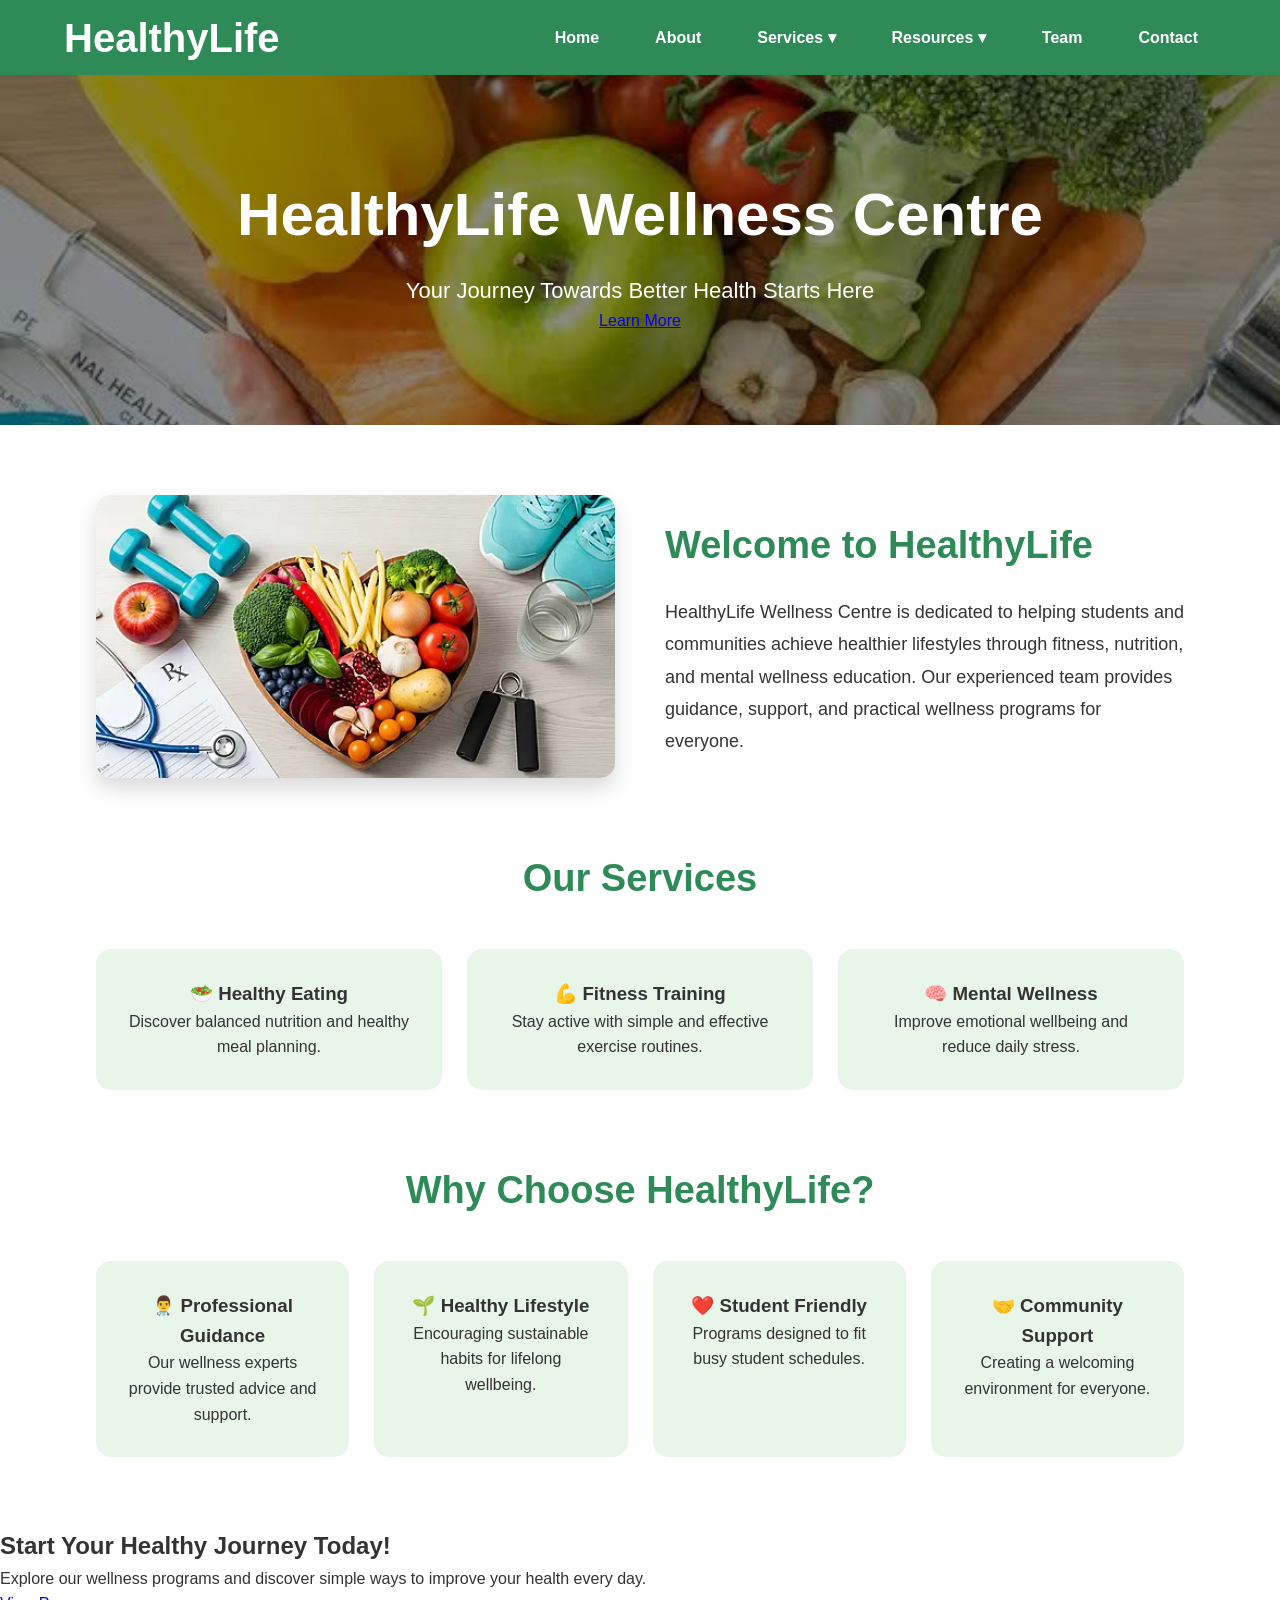
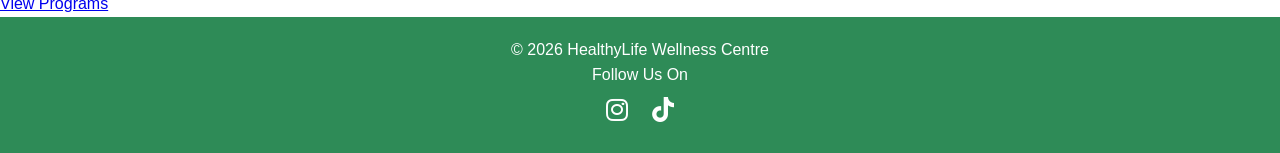
<file: index.html>
<html>
<head>
    <meta charset="UTF-8">
    <meta name="viewport" content="width=device-width, initial-scale=1.0">
<title>HealthyLife Wellness Centre</title>
<link rel="stylesheet" href="style.css">
<link rel="stylesheet" href="https://cdnjs.cloudflare.com/ajax/libs/font-awesome/6.5.1/css/all.min.css">
</head>
<body>

<header>
   <nav class="navbar">

    <div class="logo">
        <a href="index.html">HealthyLife</a>
    </div>

    <div class="menu-toggle" id="mobile-menu">
        &#9776;
    </div>

    <ul class="nav-links">

        <li><a href="index.html">Home</a></li>

        <li><a href="about.html">About</a></li>

        <li class="dropdown">

            <a href="#" class="dropdown-toggle">
                Services ▾
            </a>

            <ul class="dropdown-menu">

                <li><a href="eating.html">Healthy Eating</a></li>

                <li><a href="fitness.html">Fitness</a></li>

                <li><a href="mental.html">Mental Wellness</a></li>

                <li><a href="programs.html">Wellness Programs</a></li>

            </ul>

        </li>

        <li class="dropdown">

            <a href="#" class="dropdown-toggle">
                Resources ▾
            </a>

            <ul class="dropdown-menu">

                <li><a href="articles.html">Articles</a></li>

                <li><a href="gallery.html">Gallery</a></li>

            </ul>

        </li>

        <li><a href="team.html">Team</a></li>

        <li><a href="contact.html">Contact</a></li>

    </ul>

</nav>
</header>

<main>

<section class="hero-banner"
style="background-image:url('home-image.jpg');">

    <div class="hero-overlay">

        <h1>HealthyLife Wellness Centre</h1>

        <p>Your Journey Towards Better Health Starts Here</p>

        <a href="about.html" class="hero-btn">Learn More</a>

    </div>

</section>

<section class="content-section">

    <div class="content-image">

        <img src="home.jpg" alt="HealthyLife">

    </div>

    <div class="content-text">

        <h2>Welcome to HealthyLife</h2>

        <p>
            HealthyLife Wellness Centre is dedicated to helping students
            and communities achieve healthier lifestyles through
            fitness, nutrition, and mental wellness education.
            Our experienced team provides guidance, support, and
            practical wellness programs for everyone.
        </p>

    </div>

</section>

<section class="card-section">

    <h2 class="section-title">Our Services</h2>

    <div class="card-grid">

        <a href="eating.html" class="card-link">

            <div class="card">

                <h3>🥗 Healthy Eating</h3>

                <p>Discover balanced nutrition and healthy meal planning.</p>

            </div>

        </a>

        <a href="fitness.html" class="card-link">

            <div class="card">

                <h3>💪 Fitness Training</h3>

                <p>Stay active with simple and effective exercise routines.</p>

            </div>

        </a>

        <a href="mental.html" class="card-link">

            <div class="card">

                <h3>🧠 Mental Wellness</h3>

                <p>Improve emotional wellbeing and reduce daily stress.</p>

            </div>

        </a>

    </div>

</section>

<section class="card-section">

    <h2 class="section-title">Why Choose HealthyLife?</h2>

    <div class="card-grid">

        <div class="card">
            <h3>👨‍⚕️ Professional Guidance</h3>
            <p>Our wellness experts provide trusted advice and support.</p>
        </div>

        <div class="card">
            <h3>🌱 Healthy Lifestyle</h3>
            <p>Encouraging sustainable habits for lifelong wellbeing.</p>
        </div>

        <div class="card">
            <h3>❤️ Student Friendly</h3>
            <p>Programs designed to fit busy student schedules.</p>
        </div>

        <div class="card">
            <h3>🤝 Community Support</h3>
            <p>Creating a welcoming environment for everyone.</p>
        </div>

    </div>

</section>

<section class="cta">

    <h2>Start Your Healthy Journey Today!</h2>

    <p>
        Explore our wellness programs and discover simple ways
        to improve your health every day.
    </p>

    <a href="programs.html" class="hero-btn">View Programs</a>

</section>

</main>

<footer>
<p>© 2026 HealthyLife Wellness Centre</p>
<p>Follow Us On</p>
  <a href="https://www.instagram.com/healthylife_wellness_centre?igsh=MXI1ZDR2YzI4czk3ZA%3D%3D&utm_source=qr" target="_blank"><i class="fa-brands fa-instagram"></i></a>
  <a href="https://www.tiktok.com/@healthylife.welln?_r=1&_t=ZS-97hqcP1aVgS" target="_blank"><i class="fa-brands fa-tiktok"></i></a>
</footer>

</body>
</html>
</file>
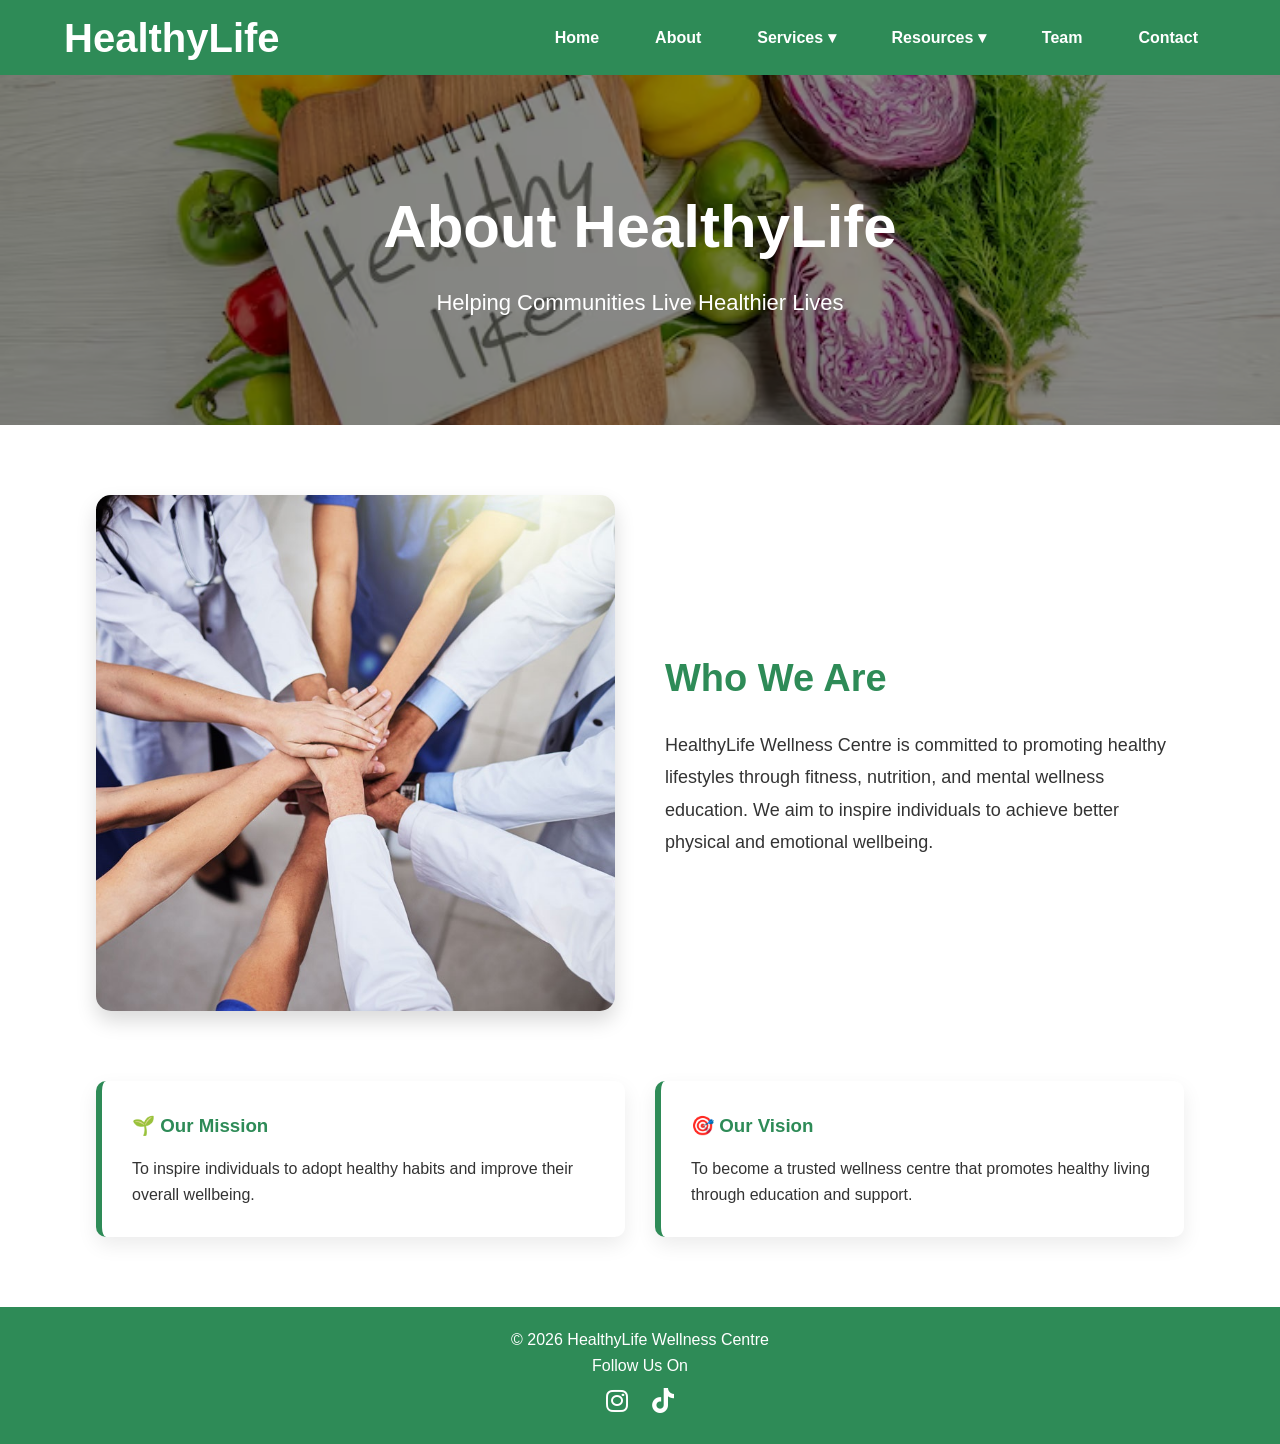
<file: about.html>
<html>
<head>
     <meta charset="UTF-8">
    <meta name="viewport" content="width=device-width, initial-scale=1.0">
<title>About Us</title>
<link rel="stylesheet" href="style.css">
<link rel="stylesheet" href="https://cdnjs.cloudflare.com/ajax/libs/font-awesome/6.5.1/css/all.min.css">
</head>
<body>

<header>
   <nav class="navbar">

    <div class="logo">
        <a href="index.html">HealthyLife</a>
    </div>

    <div class="menu-toggle" id="mobile-menu">
        &#9776;
    </div>

    <ul class="nav-links">

        <li><a href="index.html">Home</a></li>

        <li><a href="about.html">About</a></li>

        <li class="dropdown">

            <a href="#" class="dropdown-toggle">
                Services ▾
            </a>

            <ul class="dropdown-menu">

                <li><a href="eating.html">Healthy Eating</a></li>

                <li><a href="fitness.html">Fitness</a></li>

                <li><a href="mental.html">Mental Wellness</a></li>

                <li><a href="programs.html">Wellness Programs</a></li>

            </ul>

        </li>

        <li class="dropdown">

            <a href="#" class="dropdown-toggle">
                Resources ▾
            </a>

            <ul class="dropdown-menu">

                <li><a href="articles.html">Articles</a></li>

                <li><a href="gallery.html">Gallery</a></li>

            </ul>

        </li>

        <li><a href="team.html">Team</a></li>

        <li><a href="contact.html">Contact</a></li>

    </ul>

</nav>
</header>

<main>

<section class="hero-banner"
style="background-image:url('about-image.jpg');">

<div class="hero-overlay">

<h1>About HealthyLife</h1>

<p>Helping Communities Live Healthier Lives</p>

</div>

</section>


<section class="content-section">

<div class="content-image">

<img src="about.jpg">

</div>

<div class="content-text">

<h2>Who We Are</h2>

<p>
HealthyLife Wellness Centre is committed to promoting healthy lifestyles through fitness, nutrition, and mental wellness education. We aim to inspire individuals to achieve better physical and emotional wellbeing.
</p>

</div>

</section>


<section class="info-grid">

<div class="info-box">

<h3>🌱 Our Mission</h3>

<p>
To inspire individuals to adopt healthy habits and improve their overall wellbeing.
</p>

</div>

<div class="info-box">

<h3>🎯 Our Vision</h3>

<p>
To become a trusted wellness centre that promotes healthy living through education and support.
</p>

</div>

</section>

</main>

<footer>
<p>© 2026 HealthyLife Wellness Centre</p>
<p>Follow Us On</p>
  <a href="https://www.instagram.com/healthylife_wellness_centre?igsh=MXI1ZDR2YzI4czk3ZA%3D%3D&utm_source=qr" target="_blank"><i class="fa-brands fa-instagram"></i></a>
  <a href="https://www.tiktok.com/@healthylife.welln?_r=1&_t=ZS-97hqcP1aVgS" target="_blank"><i class="fa-brands fa-tiktok"></i></a>
</footer>

</body>
</html>
</file>
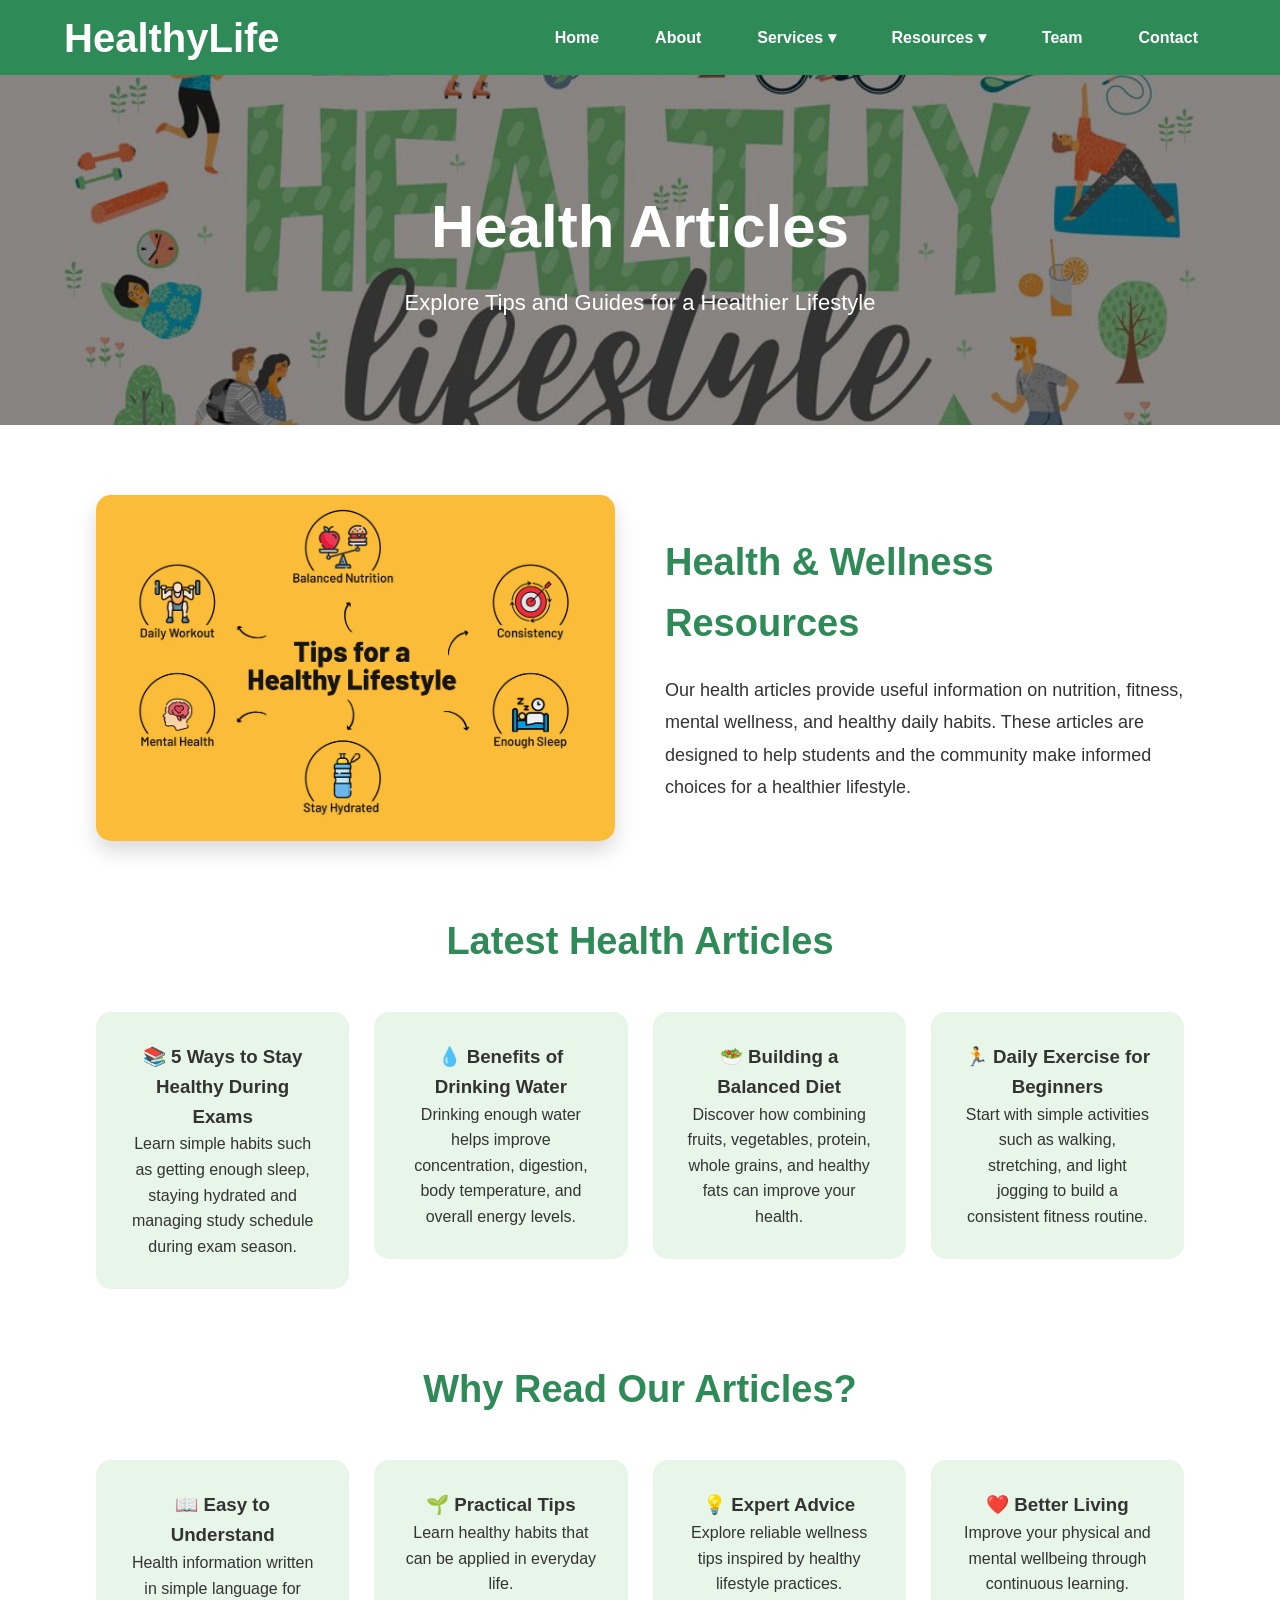
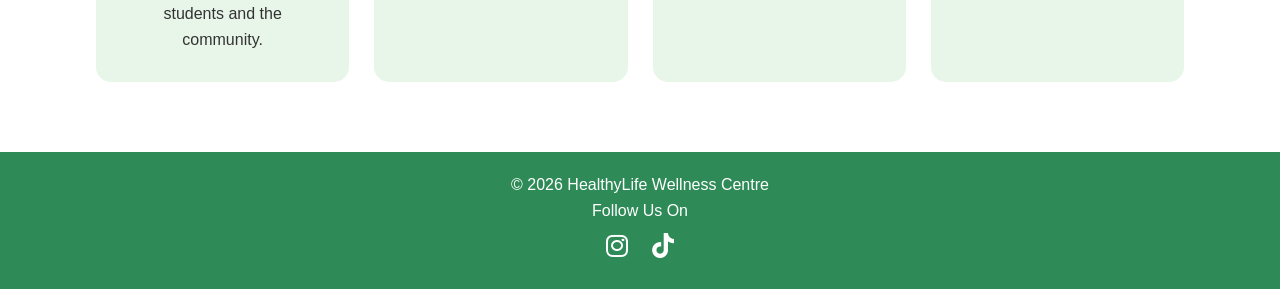
<file: articles.html>
<html>
<head>
     <meta charset="UTF-8">
    <meta name="viewport" content="width=device-width, initial-scale=1.0">
<title>Gain New Knowledge</title>
<link rel="stylesheet" href="style.css">
<link rel="stylesheet" href="https://cdnjs.cloudflare.com/ajax/libs/font-awesome/6.5.1/css/all.min.css">
</head>
<body>

<header>
 <nav class="navbar">

    <div class="logo">
        <a href="index.html">HealthyLife</a>
    </div>

    <div class="menu-toggle" id="mobile-menu">
        &#9776;
    </div>

    <ul class="nav-links">

        <li><a href="index.html">Home</a></li>

        <li><a href="about.html">About</a></li>

        <li class="dropdown">

            <a href="#" class="dropdown-toggle">
                Services ▾
            </a>

            <ul class="dropdown-menu">

                <li><a href="eating.html">Healthy Eating</a></li>

                <li><a href="fitness.html">Fitness</a></li>

                <li><a href="mental.html">Mental Wellness</a></li>

                <li><a href="programs.html">Wellness Programs</a></li>

            </ul>

        </li>

        <li class="dropdown">

            <a href="#" class="dropdown-toggle">
                Resources ▾
            </a>

            <ul class="dropdown-menu">

                <li><a href="articles.html">Articles</a></li>

                <li><a href="gallery.html">Gallery</a></li>

            </ul>

        </li>

        <li><a href="team.html">Team</a></li>

        <li><a href="contact.html">Contact</a></li>

    </ul>

</nav>
</header>

<main>

<section class="hero-banner"
style="background-image:url('articles-banner.jpg');">

    <div class="hero-overlay">

        <h1>Health Articles</h1>

        <p>Explore Tips and Guides for a Healthier Lifestyle</p>

    </div>

</section>

<section class="content-section">

    <div class="content-image">

        <img src="articles.jpg" alt="Health Articles">

    </div>

    <div class="content-text">

        <h2>Health & Wellness Resources</h2>

        <p>
            Our health articles provide useful information on nutrition,
            fitness, mental wellness, and healthy daily habits. These
            articles are designed to help students and the community
            make informed choices for a healthier lifestyle.
        </p>

    </div>

</section>

<section class="card-section">

    <h2 class="section-title">Latest Health Articles</h2>

   <div class="card-grid">

    <a href="https://www.skillsyouneed.com/learn/stay-healthy-during-exams.html"
       target="_blank"
       class="card-link">

        <div class="card">

            <h3>📚 5 Ways to Stay Healthy During Exams</h3>

            <p>
                Learn simple habits such as getting enough sleep,
                staying hydrated and managing study schedule 
                during exam season.
            </p>

        </div>

    </a>

    <a href="https://www.healthline.com/nutrition/7-health-benefits-of-water"
       target="_blank"
       class="card-link">

        <div class="card">

            <h3>💧 Benefits of Drinking Water</h3>

            <p>
                Drinking enough water helps improve concentration,
                digestion, body temperature, and overall energy levels.
            </p>

        </div>

    </a>

    <a href="https://www.hsph.harvard.edu/nutritionsource/healthy-eating-plate/"
       target="_blank"
       class="card-link">

        <div class="card">

            <h3>🥗 Building a Balanced Diet</h3>

            <p>
                Discover how combining fruits, vegetables, protein,
                whole grains, and healthy fats can improve your health.
            </p>

        </div>

    </a>

    <a href="https://www.nhs.uk/live-well/exercise/"
       target="_blank"
       class="card-link">

        <div class="card">

            <h3>🏃 Daily Exercise for Beginners</h3>

            <p>
                Start with simple activities such as walking,
                stretching, and light jogging to build a consistent
                fitness routine.
            </p>

        </div>

    </a>

</div>
</section>

<section class="card-section">

    <h2 class="section-title">Why Read Our Articles?</h2>

    <div class="card-grid">

        <div class="card">

            <h3>📖 Easy to Understand</h3>

            <p>
                Health information written in simple language for
                students and the community.
            </p>

        </div>

        <div class="card">

            <h3>🌱 Practical Tips</h3>

            <p>
                Learn healthy habits that can be applied in everyday life.
            </p>

        </div>

        <div class="card">

            <h3>💡 Expert Advice</h3>

            <p>
                Explore reliable wellness tips inspired by healthy
                lifestyle practices.
            </p>

        </div>

        <div class="card">

            <h3>❤️ Better Living</h3>

            <p>
                Improve your physical and mental wellbeing through
                continuous learning.
            </p>

        </div>

    </div>

</section>

</main>

<footer>
<p>© 2026 HealthyLife Wellness Centre</p>
<p>Follow Us On</p>
  <a href="https://www.instagram.com/healthylife_wellness_centre?igsh=MXI1ZDR2YzI4czk3ZA%3D%3D&utm_source=qr" target="_blank"><i class="fa-brands fa-instagram"></i></a>
  <a href="https://www.tiktok.com/@healthylife.welln?_r=1&_t=ZS-97hqcP1aVgS" target="_blank"><i class="fa-brands fa-tiktok"></i></a>
</footer>

</body>
</html>
</file>
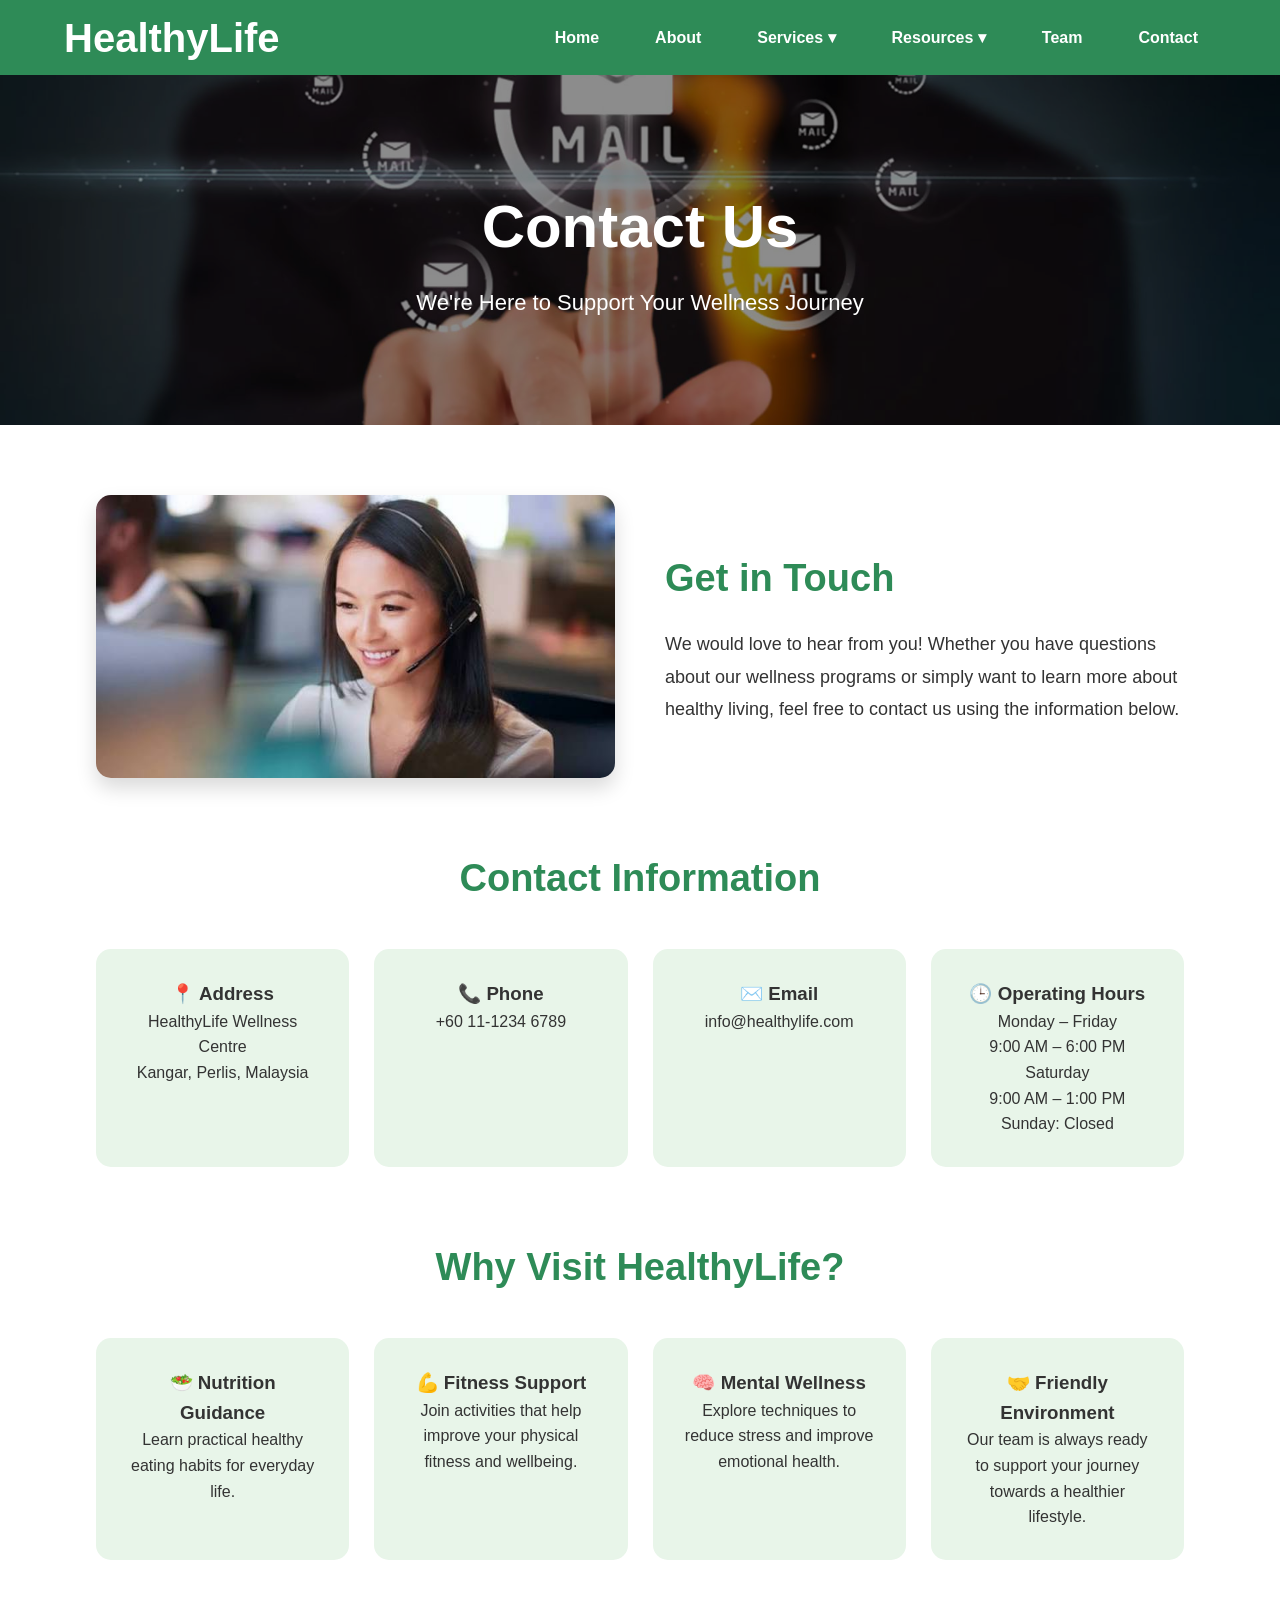
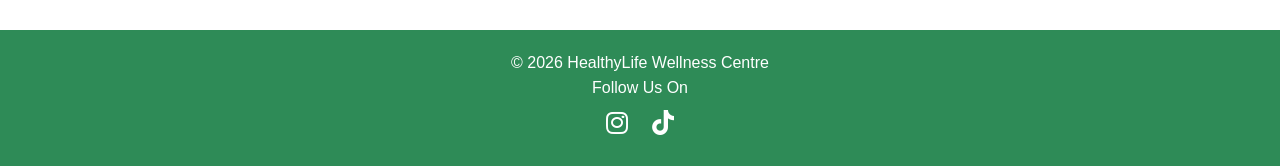
<file: contact.html>
<html>
<head>
    <meta charset="UTF-8">
    <meta name="viewport" content="width=device-width, initial-scale=1.0">
<title>Let's Get Intouch</title>
<link rel="stylesheet" href="style.css">
<link rel="stylesheet" href="https://cdnjs.cloudflare.com/ajax/libs/font-awesome/6.5.1/css/all.min.css">
</head>
<body>

<header>
  <nav class="navbar">

    <div class="logo">
        <a href="index.html">HealthyLife</a>
    </div>

    <div class="menu-toggle" id="mobile-menu">
        &#9776;
    </div>

    <ul class="nav-links">

        <li><a href="index.html">Home</a></li>

        <li><a href="about.html">About</a></li>

        <li class="dropdown">

            <a href="#" class="dropdown-toggle">
                Services ▾
            </a>

            <ul class="dropdown-menu">

                <li><a href="eating.html">Healthy Eating</a></li>

                <li><a href="fitness.html">Fitness</a></li>

                <li><a href="mental.html">Mental Wellness</a></li>

                <li><a href="programs.html">Wellness Programs</a></li>

            </ul>

        </li>

        <li class="dropdown">

            <a href="#" class="dropdown-toggle">
                Resources ▾
            </a>

            <ul class="dropdown-menu">

                <li><a href="articles.html">Articles</a></li>

                <li><a href="gallery.html">Gallery</a></li>

            </ul>

        </li>

        <li><a href="team.html">Team</a></li>

        <li><a href="contact.html">Contact</a></li>

    </ul>

</nav>
</header>

<main>

<section class="hero-banner"
style="background-image:url('contact-banner.jpg');">

    <div class="hero-overlay">

        <h1>Contact Us</h1>

        <p>We're Here to Support Your Wellness Journey</p>

    </div>

</section>

<section class="content-section">

    <div class="content-image">

        <img src="contact.jpg" alt="HealthyLife Contact">

    </div>

    <div class="content-text">

        <h2>Get in Touch</h2>

        <p>
            We would love to hear from you! Whether you have questions about
            our wellness programs or simply want to learn more about healthy
            living, feel free to contact us using the information below.
        </p>

    </div>

</section>

<section class="card-section">

    <h2 class="section-title">Contact Information</h2>

    <div class="card-grid">

        <div class="card">

            <h3>📍 Address</h3>

            <p>
                HealthyLife Wellness Centre<br>
                Kangar, Perlis, Malaysia
            </p>

        </div>

        <div class="card">

            <h3>📞 Phone</h3>

            <p>
                +60 11-1234 6789
            </p>

        </div>

        <div class="card">

            <h3>✉️ Email</h3>

            <p>
                info@healthylife.com
            </p>

        </div>

        <div class="card">

            <h3>🕒 Operating Hours</h3>

            <p>
                Monday – Friday<br>
                9:00 AM – 6:00 PM
            </p>

            <p>
                Saturday<br>
                9:00 AM – 1:00 PM
            </p>

            <p>
                Sunday: Closed
            </p>

        </div>

    </div>

</section>

<section class="card-section">

    <h2 class="section-title">Why Visit HealthyLife?</h2>

    <div class="card-grid">

        <div class="card">

            <h3>🥗 Nutrition Guidance</h3>

            <p>
                Learn practical healthy eating habits for everyday life.
            </p>

        </div>

        <div class="card">

            <h3>💪 Fitness Support</h3>

            <p>
                Join activities that help improve your physical fitness and wellbeing.
            </p>

        </div>

        <div class="card">

            <h3>🧠 Mental Wellness</h3>

            <p>
                Explore techniques to reduce stress and improve emotional health.
            </p>

        </div>

        <div class="card">

            <h3>🤝 Friendly Environment</h3>

            <p>
                Our team is always ready to support your journey towards a healthier lifestyle.
            </p>

        </div>

    </div>

</section>

</main>

<footer>
<p>© 2026 HealthyLife Wellness Centre</p>
<p>Follow Us On</p>
  <a href="https://www.instagram.com/healthylife_wellness_centre?igsh=MXI1ZDR2YzI4czk3ZA%3D%3D&utm_source=qr" target="_blank"><i class="fa-brands fa-instagram"></i></a>
  <a href="https://www.tiktok.com/@healthylife.welln?_r=1&_t=ZS-97hqcP1aVgS" target="_blank"><i class="fa-brands fa-tiktok"></i></a>
</footer>

</body>
</html>
</file>
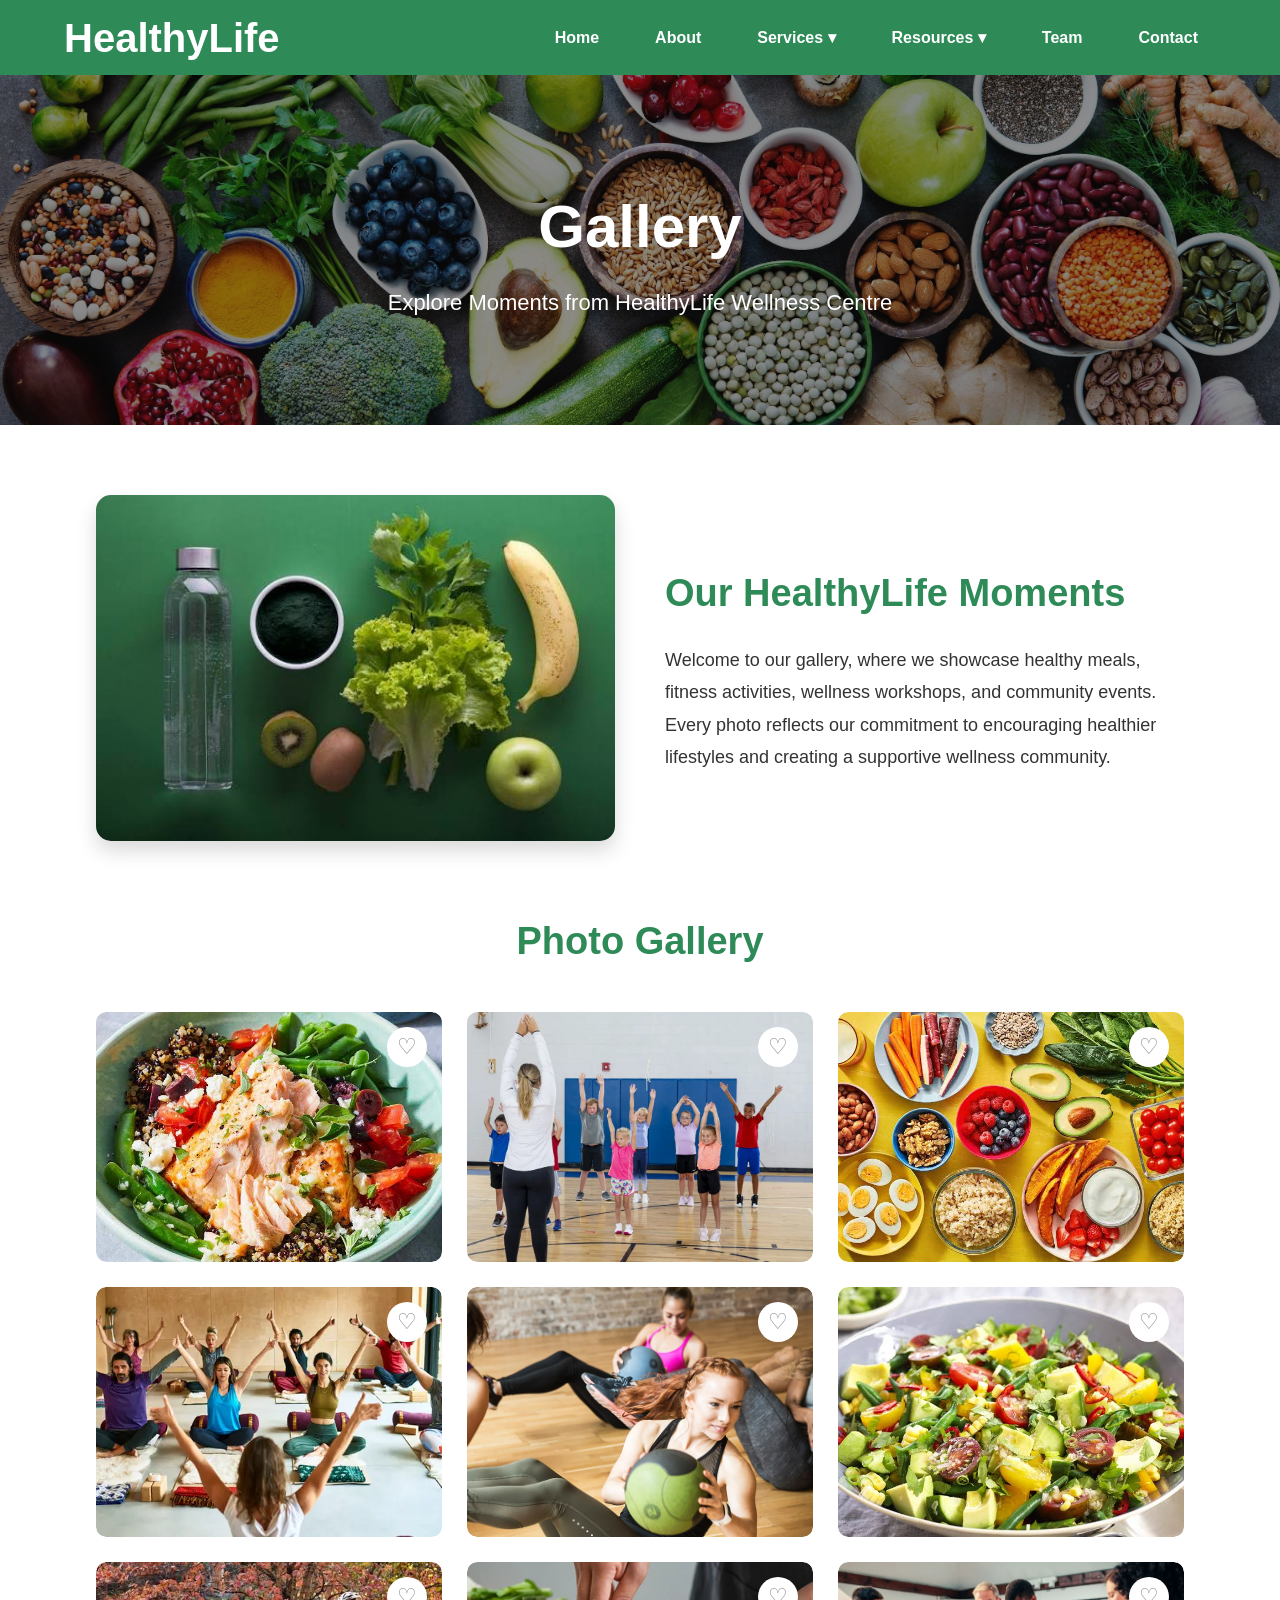
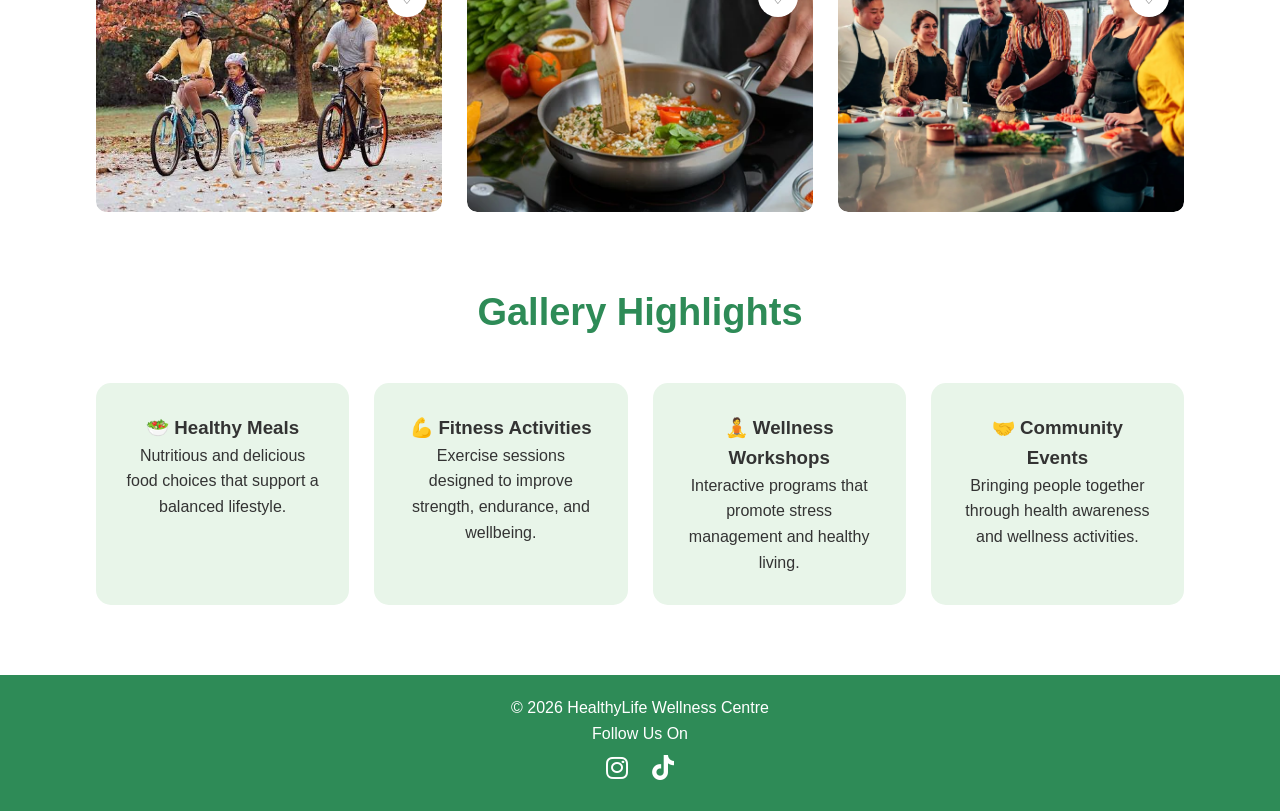
<file: gallery.html>
<html>
<head>
    <meta charset="UTF-8">
    <meta name="viewport" content="width=device-width, initial-scale=1.0">
<title>Gallery</title>
<link rel="stylesheet" href="style.css">
<link rel="stylesheet" href="https://cdnjs.cloudflare.com/ajax/libs/font-awesome/6.5.1/css/all.min.css">
</head>
<script src="script.js"></script>
<body>

<header>
  <nav class="navbar">

    <div class="logo">
        <a href="index.html">HealthyLife</a>
    </div>

    <div class="menu-toggle" id="mobile-menu">
        &#9776;
    </div>

    <ul class="nav-links">

        <li><a href="index.html">Home</a></li>

        <li><a href="about.html">About</a></li>

        <li class="dropdown">

            <a href="#" class="dropdown-toggle">
                Services ▾
            </a>

            <ul class="dropdown-menu">

                <li><a href="eating.html">Healthy Eating</a></li>

                <li><a href="fitness.html">Fitness</a></li>

                <li><a href="mental.html">Mental Wellness</a></li>

                <li><a href="programs.html">Wellness Programs</a></li>

            </ul>

        </li>

        <li class="dropdown">

            <a href="#" class="dropdown-toggle">
                Resources ▾
            </a>

            <ul class="dropdown-menu">

                <li><a href="articles.html">Articles</a></li>

                <li><a href="gallery.html">Gallery</a></li>

            </ul>

        </li>

        <li><a href="team.html">Team</a></li>

        <li><a href="contact.html">Contact</a></li>

    </ul>

</nav>
</header>

<main>

<section class="hero-banner"
style="background-image:url('gallery-banner.jpg');">

    <div class="hero-overlay">

        <h1>Gallery</h1>

        <p>Explore Moments from HealthyLife Wellness Centre</p>

    </div>

</section>

<section class="content-section">

    <div class="content-image">

        <img src="gallery-intro.jpg" alt="HealthyLife Gallery">

    </div>

    <div class="content-text">

        <h2>Our HealthyLife Moments</h2>

        <p>
            Welcome to our gallery, where we showcase healthy meals,
            fitness activities, wellness workshops, and community events.
            Every photo reflects our commitment to encouraging healthier
            lifestyles and creating a supportive wellness community.
        </p>

    </div>

</section>

<section class="card-section">

    <h2 class="section-title">Photo Gallery</h2>

    <div class="gallery">

        <div class="gallery-item">
            <img src="gallery1.jpg" alt="Healthy Meal">
            <button class="love-btn" onclick="toggleLike(this)">♡</button>
        </div>

        <div class="gallery-item">
            <img src="gallery2.jpg" alt="Fitness Activity">
            <button class="love-btn" onclick="toggleLike(this)">♡</button>
        </div>

        <div class="gallery-item">
            <img src="gallery3.jpg" alt="Healthy Food">
            <button class="love-btn" onclick="toggleLike(this)">♡</button>
        </div>

        <div class="gallery-item">
            <img src="gallery4.jpg" alt="Yoga Session">
            <button class="love-btn" onclick="toggleLike(this)">♡</button>
        </div>

        <div class="gallery-item">
            <img src="gallery5.jpg" alt="Exercise Class">
            <button class="love-btn" onclick="toggleLike(this)">♡</button>
        </div>

        <div class="gallery-item">
            <img src="gallery6.jpg" alt="Fresh Salad">
            <button class="love-btn" onclick="toggleLike(this)">♡</button>
        </div>

        <div class="gallery-item">
            <img src="gallery7.jpg" alt="Outdoor Activity">
            <button class="love-btn" onclick="toggleLike(this)">♡</button>
        </div>

        <div class="gallery-item">
            <img src="gallery8.jpg" alt="Healthy Cooking">
            <button class="love-btn" onclick="toggleLike(this)">♡</button>
        </div>

        <div class="gallery-item">
            <img src="gallery9.jpg" alt="Wellness Workshop">
            <button class="love-btn" onclick="toggleLike(this)">♡</button>
        </div>

    </div>

</section>

<section class="card-section">

    <h2 class="section-title">Gallery Highlights</h2>

    <div class="card-grid">

        <div class="card">
            <h3>🥗 Healthy Meals</h3>
            <p>Nutritious and delicious food choices that support a balanced lifestyle.</p>
        </div>

        <div class="card">
            <h3>💪 Fitness Activities</h3>
            <p>Exercise sessions designed to improve strength, endurance, and wellbeing.</p>
        </div>

        <div class="card">
            <h3>🧘 Wellness Workshops</h3>
            <p>Interactive programs that promote stress management and healthy living.</p>
        </div>

        <div class="card">
            <h3>🤝 Community Events</h3>
            <p>Bringing people together through health awareness and wellness activities.</p>
        </div>

    </div>

</section>

</main>

<footer>
<p>© 2026 HealthyLife Wellness Centre</p>
<p>Follow Us On</p>
  <a href="https://www.instagram.com/healthylife_wellness_centre?igsh=MXI1ZDR2YzI4czk3ZA%3D%3D&utm_source=qr" target="_blank"><i class="fa-brands fa-instagram"></i></a>
  <a href="https://www.tiktok.com/@healthylife.welln?_r=1&_t=ZS-97hqcP1aVgS" target="_blank"><i class="fa-brands fa-tiktok"></i></a>
</footer>

</body>
</html>
</file>
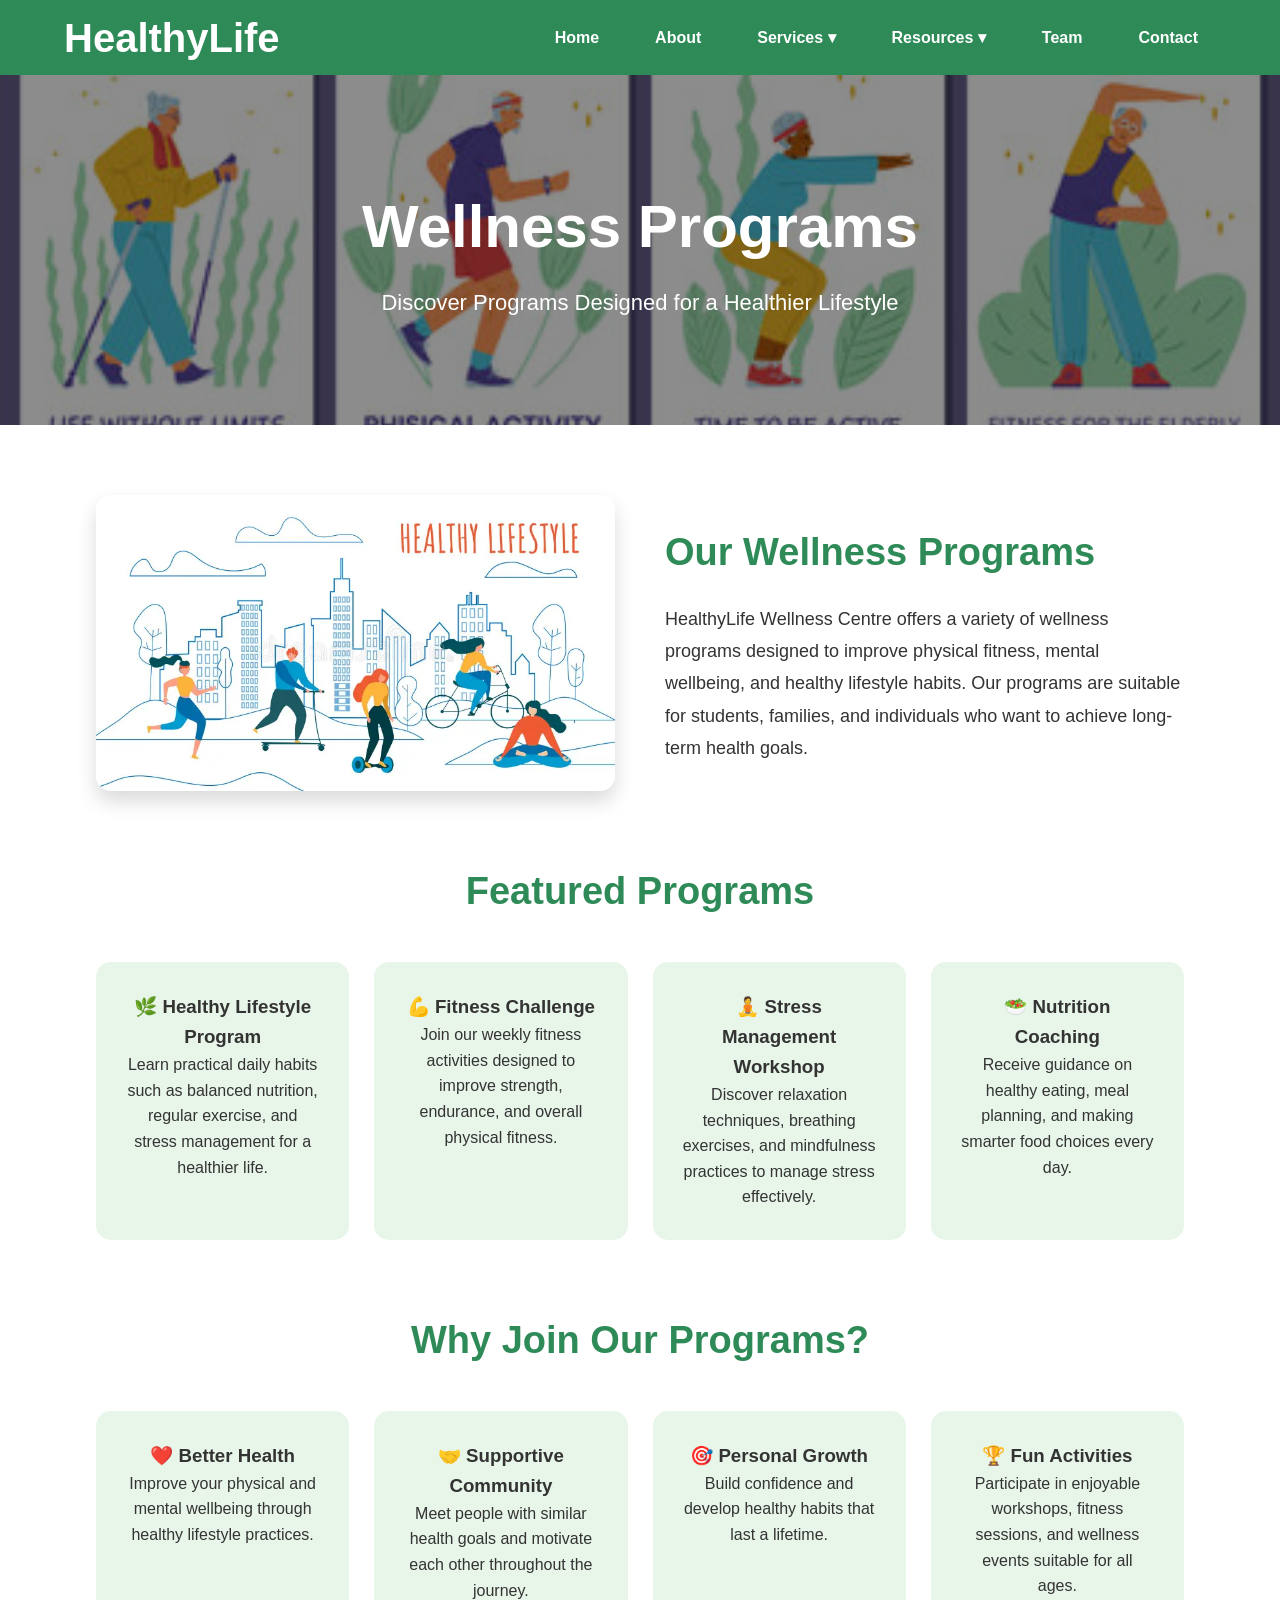
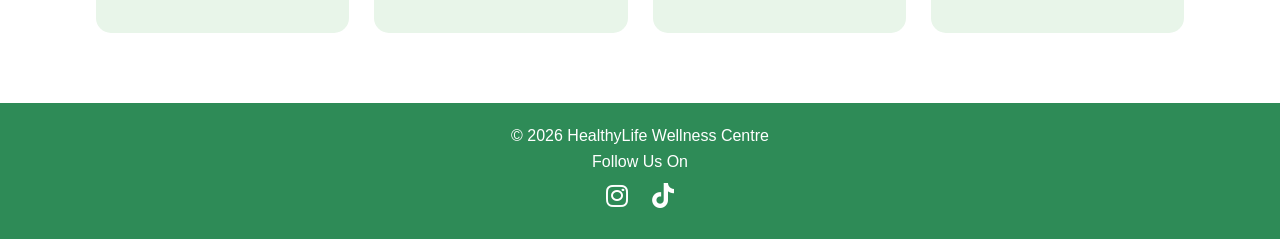
<file: programs.html>
<html>
<head>
    <meta charset="UTF-8">
    <meta name="viewport" content="width=device-width, initial-scale=1.0">
<title>Join Programs</title>
<link rel="stylesheet" href="style.css">
<link rel="stylesheet" href="https://cdnjs.cloudflare.com/ajax/libs/font-awesome/6.5.1/css/all.min.css">
</head>
<body>

<header>
 <nav class="navbar">

    <div class="logo">
        <a href="index.html">HealthyLife</a>
    </div>

    <div class="menu-toggle" id="mobile-menu">
        &#9776;
    </div>

    <ul class="nav-links">

        <li><a href="index.html">Home</a></li>

        <li><a href="about.html">About</a></li>

        <li class="dropdown">

            <a href="#" class="dropdown-toggle">
                Services ▾
            </a>

            <ul class="dropdown-menu">

                <li><a href="eating.html">Healthy Eating</a></li>

                <li><a href="fitness.html">Fitness</a></li>

                <li><a href="mental.html">Mental Wellness</a></li>

                <li><a href="programs.html">Wellness Programs</a></li>

            </ul>

        </li>

        <li class="dropdown">

            <a href="#" class="dropdown-toggle">
                Resources ▾
            </a>

            <ul class="dropdown-menu">

                <li><a href="articles.html">Articles</a></li>

                <li><a href="gallery.html">Gallery</a></li>

            </ul>

        </li>

        <li><a href="team.html">Team</a></li>

        <li><a href="contact.html">Contact</a></li>

    </ul>

</nav>
</header>

<main>

<section class="hero-banner"
style="background-image:url('programs-banner.jpg');">

    <div class="hero-overlay">

        <h1>Wellness Programs</h1>

        <p>Discover Programs Designed for a Healthier Lifestyle</p>

    </div>

</section>

<section class="content-section">

    <div class="content-image">

        <img src="programs.jpg" alt="Wellness Programs">

    </div>

    <div class="content-text">

        <h2>Our Wellness Programs</h2>

        <p>
            HealthyLife Wellness Centre offers a variety of wellness programs
            designed to improve physical fitness, mental wellbeing, and healthy
            lifestyle habits. Our programs are suitable for students, families,
            and individuals who want to achieve long-term health goals.
        </p>

    </div>

</section>

<section class="card-section">

    <h2 class="section-title">Featured Programs</h2>

    <div class="card-grid">

        <div class="card">

            <h3>🌿 Healthy Lifestyle Program</h3>

            <p>
                Learn practical daily habits such as balanced nutrition,
                regular exercise, and stress management for a healthier life.
            </p>

        </div>

        <div class="card">

            <h3>💪 Fitness Challenge</h3>

            <p>
                Join our weekly fitness activities designed to improve strength,
                endurance, and overall physical fitness.
            </p>

        </div>

        <div class="card">

            <h3>🧘 Stress Management Workshop</h3>

            <p>
                Discover relaxation techniques, breathing exercises, and
                mindfulness practices to manage stress effectively.
            </p>

        </div>

        <div class="card">

            <h3>🥗 Nutrition Coaching</h3>

            <p>
                Receive guidance on healthy eating, meal planning, and making
                smarter food choices every day.
            </p>

        </div>

    </div>

</section>

<section class="card-section">

    <h2 class="section-title">Why Join Our Programs?</h2>

    <div class="card-grid">

        <div class="card">

            <h3>❤️ Better Health</h3>

            <p>
                Improve your physical and mental wellbeing through healthy
                lifestyle practices.
            </p>

        </div>

        <div class="card">

            <h3>🤝 Supportive Community</h3>

            <p>
                Meet people with similar health goals and motivate each other
                throughout the journey.
            </p>

        </div>

        <div class="card">

            <h3>🎯 Personal Growth</h3>

            <p>
                Build confidence and develop healthy habits that last a
                lifetime.
            </p>

        </div>

        <div class="card">

            <h3>🏆 Fun Activities</h3>

            <p>
                Participate in enjoyable workshops, fitness sessions, and
                wellness events suitable for all ages.
            </p>

        </div>

    </div>

</section>

</main>

<footer>
<p>© 2026 HealthyLife Wellness Centre</p>
<p>Follow Us On</p>
  <a href="https://www.instagram.com/healthylife_wellness_centre?igsh=MXI1ZDR2YzI4czk3ZA%3D%3D&utm_source=qr" target="_blank"><i class="fa-brands fa-instagram"></i></a>
  <a href="https://www.tiktok.com/@healthylife.welln?_r=1&_t=ZS-97hqcP1aVgS" target="_blank"><i class="fa-brands fa-tiktok"></i></a>
</footer>

</body>
</html>
</file>
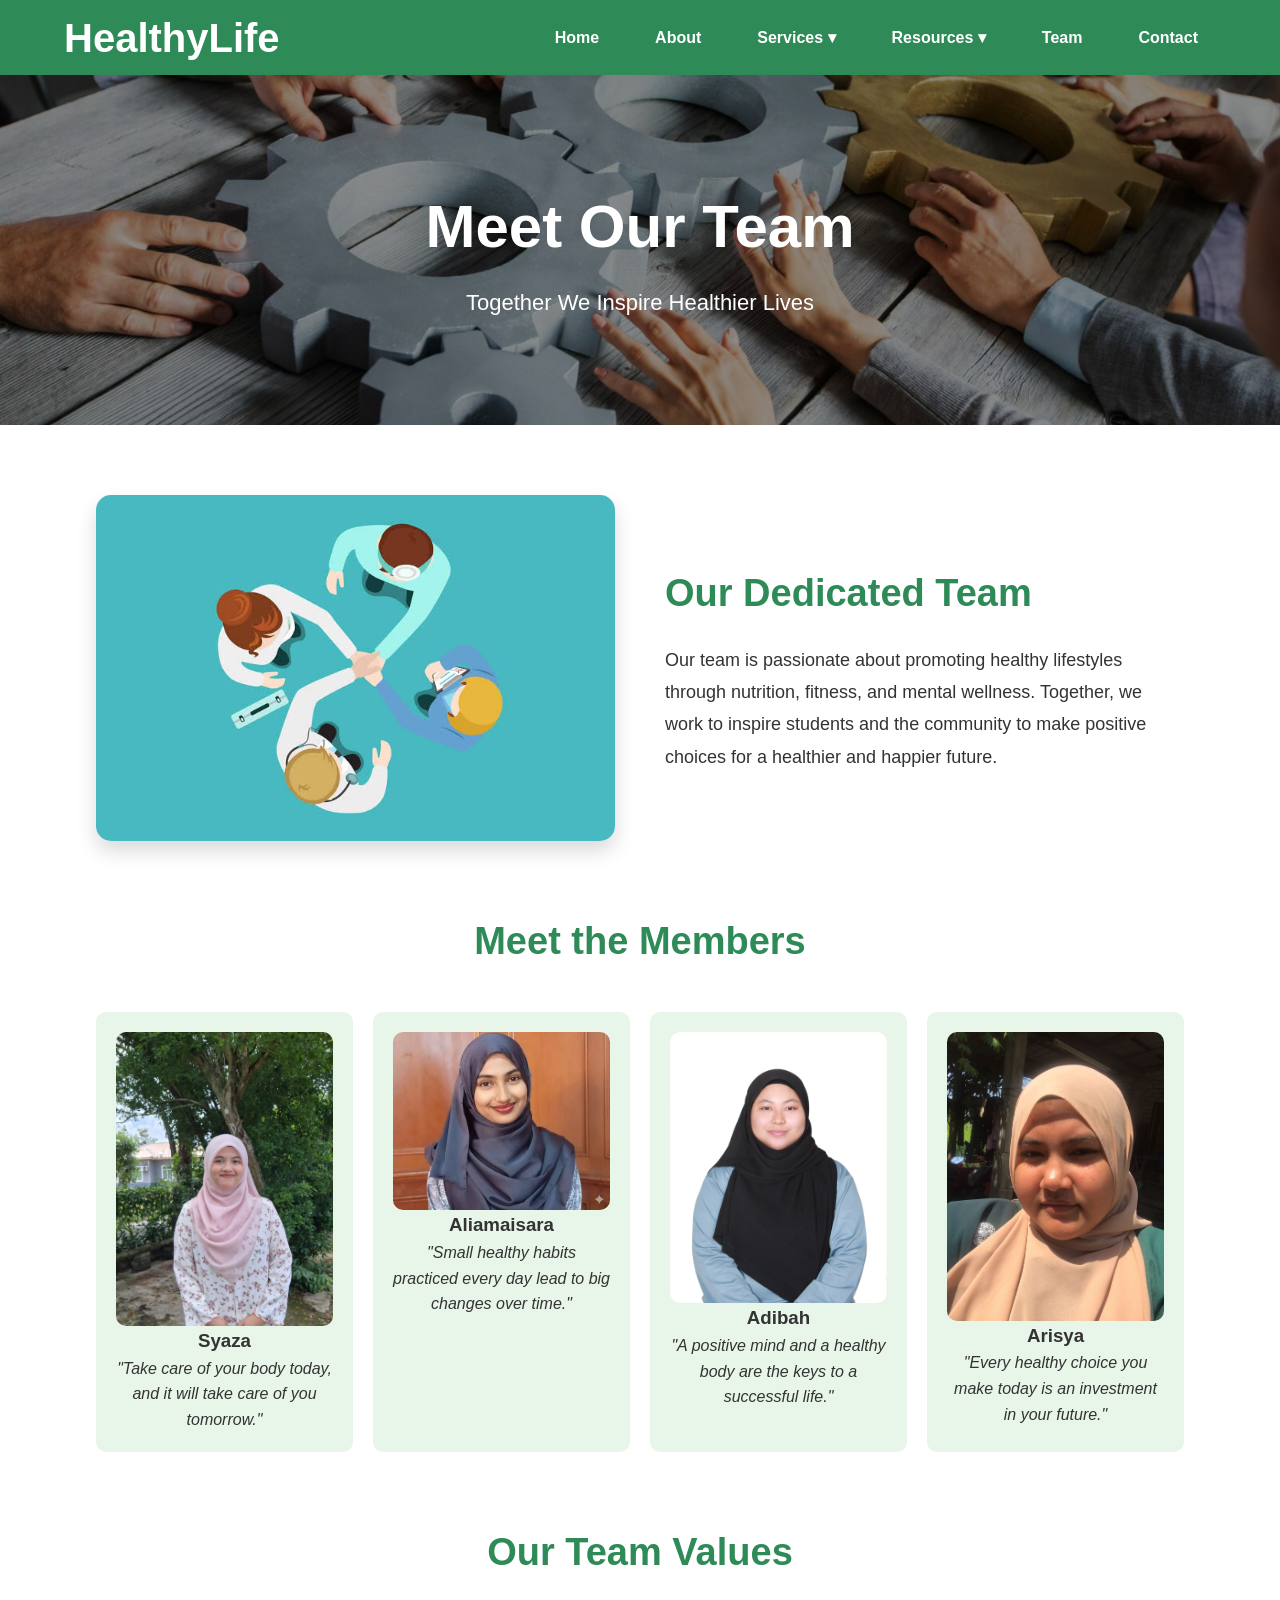
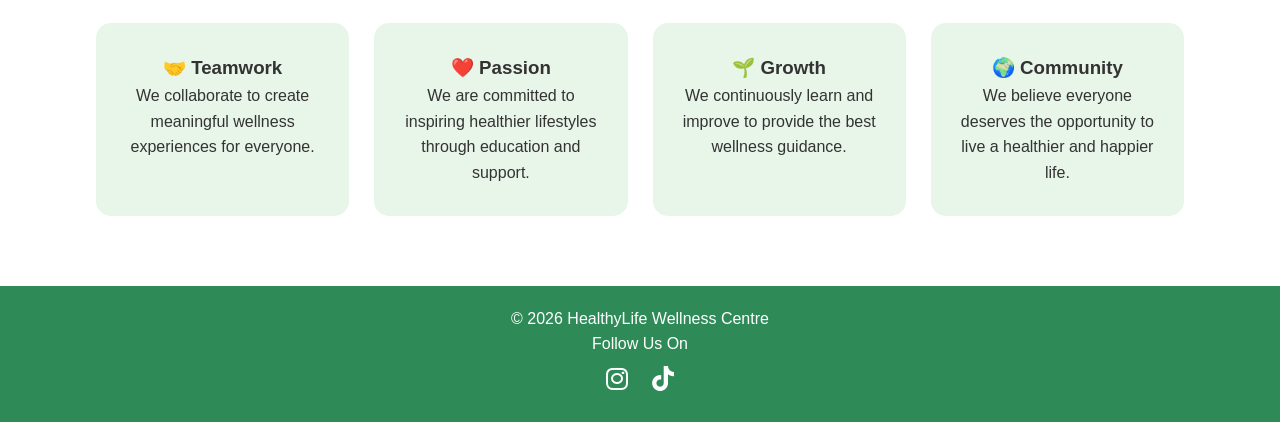
<file: team.html>
<html>
<head>
    <meta charset="UTF-8">
    <meta name="viewport" content="width=device-width, initial-scale=1.0">
<title>Our Team Member</title>
<link rel="stylesheet" href="style.css">
<link rel="stylesheet" href="https://cdnjs.cloudflare.com/ajax/libs/font-awesome/6.5.1/css/all.min.css">
</head>
<body>

<header>
   <nav class="navbar">

    <div class="logo">
        <a href="index.html">HealthyLife</a>
    </div>

    <div class="menu-toggle" id="mobile-menu">
        &#9776;
    </div>

    <ul class="nav-links">

        <li><a href="index.html">Home</a></li>

        <li><a href="about.html">About</a></li>

        <li class="dropdown">

            <a href="#" class="dropdown-toggle">
                Services ▾
            </a>

            <ul class="dropdown-menu">

                <li><a href="eating.html">Healthy Eating</a></li>

                <li><a href="fitness.html">Fitness</a></li>

                <li><a href="mental.html">Mental Wellness</a></li>

                <li><a href="programs.html">Wellness Programs</a></li>

            </ul>

        </li>

        <li class="dropdown">

            <a href="#" class="dropdown-toggle">
                Resources ▾
            </a>

            <ul class="dropdown-menu">

                <li><a href="articles.html">Articles</a></li>

                <li><a href="gallery.html">Gallery</a></li>

            </ul>

        </li>

        <li><a href="team.html">Team</a></li>

        <li><a href="contact.html">Contact</a></li>

    </ul>

</nav>
</header>

<main>

<section class="hero-banner"
style="background-image:url('team-banner.jpg');">

    <div class="hero-overlay">

        <h1>Meet Our Team</h1>

        <p>Together We Inspire Healthier Lives</p>

    </div>

</section>

<section class="content-section">

    <div class="content-image">

        <img src="team-group.jpg" alt="HealthyLife Team">

    </div>

    <div class="content-text">

        <h2>Our Dedicated Team</h2>

        <p>
            Our team is passionate about promoting healthy lifestyles through
            nutrition, fitness, and mental wellness. Together, we work to
            inspire students and the community to make positive choices for a
            healthier and happier future.
        </p>

    </div>

</section>

<section class="card-section">

    <h2 class="section-title">Meet the Members</h2>

    <div class="team-grid">

        <div class="team-member">

            <img src="team1.jpg.jpeg" alt="Syaza">

            <h3>Syaza</h3>

            <p>
                <em>"Take care of your body today, and it will take care of you tomorrow."</em>
            </p>

        </div>


        <div class="team-member">

            <img src="team2.jpg.jpeg" alt="Aliamaisara">

            <h3>Aliamaisara</h3>

            <p>
                <em>"Small healthy habits practiced every day lead to big changes over time."</em>
            </p>

        </div>


        <div class="team-member">

            <img src="team3.jpg.jpeg" alt="Adibah">

            <h3>Adibah</h3>

            <p>
                <em>"A positive mind and a healthy body are the keys to a successful life."</em>
            </p>

        </div>


        <div class="team-member">

            <img src="team4.jpg.jpeg" alt="Arisya">

            <h3>Arisya</h3>

            <p>
                <em>"Every healthy choice you make today is an investment in your future."</em>
            </p>

        </div>

    </div>

</section>

<section class="card-section">

    <h2 class="section-title">Our Team Values</h2>

    <div class="card-grid">

        <div class="card">

            <h3>🤝 Teamwork</h3>

            <p>
                We collaborate to create meaningful wellness experiences for everyone.
            </p>

        </div>

        <div class="card">

            <h3>❤️ Passion</h3>

            <p>
                We are committed to inspiring healthier lifestyles through education and support.
            </p>

        </div>

        <div class="card">

            <h3>🌱 Growth</h3>

            <p>
                We continuously learn and improve to provide the best wellness guidance.
            </p>

        </div>

        <div class="card">

            <h3>🌍 Community</h3>

            <p>
                We believe everyone deserves the opportunity to live a healthier and happier life.
            </p>

        </div>

    </div>

</section>

</main>

<footer>
<p>© 2026 HealthyLife Wellness Centre</p>
<p>Follow Us On</p>
  <a href="https://www.instagram.com/healthylife_wellness_centre?igsh=MXI1ZDR2YzI4czk3ZA%3D%3D&utm_source=qr" target="_blank"><i class="fa-brands fa-instagram"></i></a>
  <a href="https://www.tiktok.com/@healthylife.welln?_r=1&_t=ZS-97hqcP1aVgS" target="_blank"><i class="fa-brands fa-tiktok"></i></a>
</footer>

</body>
</html>
</file>
<file: style.css>
*{
    margin:0;
    padding:0;
    box-sizing:border-box;
    font-family:Arial, sans-serif;
}

body{
    background:#fff;
    color:#333;
    line-height:1.6;

    min-height:100vh;
    display:flex;
    flex-direction:column;
}

main{
    flex:1;
}

header{
    background:#2E8B57;
    position:sticky;
    top:0;
    z-index:999;
}

.navbar{

    width:90%;
    margin:auto;

    display:flex;
    justify-content:space-between;
    align-items:center;

    height:75px;
}

.logo a{

    color:white;
    text-decoration:none;

    font-size:40px;
    font-weight:bold;
}

.nav-links{

    display:flex;
    list-style:none;
}

.nav-links li{

    position:relative;
}

.nav-links li a{

    display:block;

    color:white;

    text-decoration:none;

    padding:26px 18px;

    font-weight:bold;

    transition:.3s;
}

.nav-links li a:hover{

    background:#256d46;
}

.card-link{
    text-decoration:none;
    color:inherit;
}

.dropdown-menu{

    position:absolute;

    top:100%;

    left:0;

    width:230px;

    background:white;

    list-style:none;

    display:none;

    box-shadow:0 10px 20px rgba(0,0,0,.2);
}

.dropdown-menu li a{

    color:#333;

    padding:15px 20px;

    font-weight:normal;
}

.dropdown-menu li a:hover{

    background:#E8F5E9;

    color:#2E8B57;
}

.dropdown:hover .dropdown-menu{

    display:block;
}
nav{
    display:flex;
    justify-content:space-between;
    align-items:center;
}

.logo{
    color:white;
    font-size:28px;
    font-weight:bold;
}

nav ul{
    display:flex;
    list-style:none;
}

nav ul li{
    margin-left:20px;
}

nav ul li a{
    color:white;
    text-decoration:none;
    font-weight:bold;
}

nav ul li a:hover{
    color:#d4ffd4;
}

.hero{
    height: 600px;

    background-image: linear-gradient(
        rgba(0,0,0,0.45),
        rgba(0,0,0,0.45)
    ), url("home-image.jpg");

    background-size: cover;
    background-position: center;
    background-repeat: no-repeat;

    display: flex;
    justify-content: center;
    align-items: center;
    text-align: center;

    color: white;
}

.hero h1{
    font-size: 70px;
    margin-bottom: 20px;
}

.hero p{
    font-size: 28px;
}

.hero-banner{
    height:350px;
    background-size:cover;
    background-position:center;
    background-repeat:no-repeat;

    display:flex;
    justify-content:center;
    align-items:center;

    position:relative;
}

.hero-banner::before{
    content:"";
    position:absolute;
    width:100%;
    height:100%;
    background:rgba(0,0,0,.45);
}

.hero-overlay{
    position:relative;
    text-align:center;
    color:white;
}

.hero-overlay h1{
    font-size:60px;
    margin-bottom:10px;
}

.hero-overlay p{
    font-size:22px;
}

.content-section{

    width:85%;
    margin:70px auto;

    display:flex;
    align-items:center;
    gap:50px;
}

.content-image{

    flex:1;
}

.content-image img,
.content-image video{
    width:100%;
    height:100%;
    object-fit:cover;
    border-radius:15px;
    box-shadow:0 10px 20px rgba(0,0,0,.15);
}

.content-text{

    flex:1;
}

.content-text h2{

    color:#2E8B57;
    margin-bottom:20px;
    font-size:38px;
}

.content-text p{

    line-height:1.8;
    font-size:18px;
}

.card-section{

    width:85%;
    margin:70px auto;
}

.section-title{

    text-align:center;
    color:#2E8B57;
    font-size:38px;
    margin-bottom:40px;
}

.card-grid{

    display:grid;
    grid-template-columns:repeat(auto-fit,minmax(250px,1fr));
    gap:25px;
}

.card{

    background:#E8F5E9;
    padding:30px;
    border-radius:15px;
    text-align:center;

    transition:.3s;
}

.card:hover{

    transform:translateY(-8px);

    box-shadow:0 15px 30px rgba(0,0,0,.15);
}

.info-grid{

    width:85%;
    margin:70px auto;

    display:grid;
    grid-template-columns:repeat(2,1fr);

    gap:30px;
}

.info-box{

    background:white;
    padding:30px;
    border-left:6px solid #2E8B57;
    border-radius:10px;

    box-shadow:0 8px 20px rgba(0,0,0,.08);
}

.info-box h3{

    color:#2E8B57;
    margin-bottom:15px;
}
.team-grid{
    display:grid;
    grid-template-columns:repeat(auto-fit,minmax(250px,1fr));
    gap:20px;
}

.team-member{
    background:#e8f5e9;
    text-align:center;
    padding:20px;
    border-radius:10px;
}

.team-member img{
    width:100%;
    border-radius:10px;
}

.gallery{

    display:grid;

    grid-template-columns:repeat(3, 1fr);

    gap:25px;

    margin-top:30px;

}

.gallery-item{

    position:relative;

    overflow:hidden;

    border-radius:10px;

}

.gallery-item img{

    width:100%;

    height:250px;

    object-fit:cover;

    display:block;

    border-radius:10px;

    transition:0.4s;

}

.gallery-item img:hover{

    transform:scale(1.08);

}

.love-btn{

    position:absolute;

    top:15px;

    right:15px;

    width:40px;

    height:40px;

    border:none;

    border-radius:50%;

    background:white;

    color:#888;

    font-size:22px;

    cursor:pointer;

    transition:0.3s;

}

.love-btn:hover{

    color:red;

    transform:scale(1.2);

}

 footer i{
    font-size: 25px;
    color: white;
    margin: 10px;
    }
    
footer{
    background:#2e8b57;
    color:white;
    text-align:center;
    padding:20px;
}

.menu-toggle{
    display:none;
    color:white;
    font-size:32px;
    cursor:pointer;
}

@media screen and (max-width:768px){

.menu-toggle{
    display:block;
    font-size:32px;
    color:white;
    cursor:pointer;
}

.navbar{
    width:100%;
    padding:15px 20px;
    display:flex;
    justify-content:space-between;
    align-items:center;
    flex-wrap:wrap;
    height:auto;
}

.logo{
    margin:0;
}

.nav-links{
    display:none;
    flex-direction:column;
    width:100%;
    margin-top:15px;
}

.nav-links.active{
    display:flex;
}

.nav-links li{
    width:100%;
}

.nav-links li a{
    display:block;
    text-align:center;
    padding:15px;
}

.dropdown-menu{
    position:static;
    display:none;
    width:100%;
    background:white;
    box-shadow:none;
}

.dropdown-menu.show{
    display:block;
}

.hero{
    height:450px;
    padding:20px;
}

.hero h1{
    font-size:40px;
}

.hero p{
    font-size:18px;
}

.hero-banner{
    height:250px;
}

.hero-overlay h1{
    font-size:38px;
}

.hero-overlay p{
    font-size:18px;
}

.content-section{
    flex-direction:column;
    text-align:center;
}

.content-image,
.content-text{
    width:100%;
}

.content-text h2{
    font-size:30px;
}

.card-grid,
.info-grid,
.team-grid{
    grid-template-columns:1fr;
}

.gallery{
    grid-template-columns:repeat(2,1fr);
}

.gallery-item img{
    height:180px;
}

.section-title{
    font-size:30px;
}

footer{
    padding:15px;
}

}
</file>
